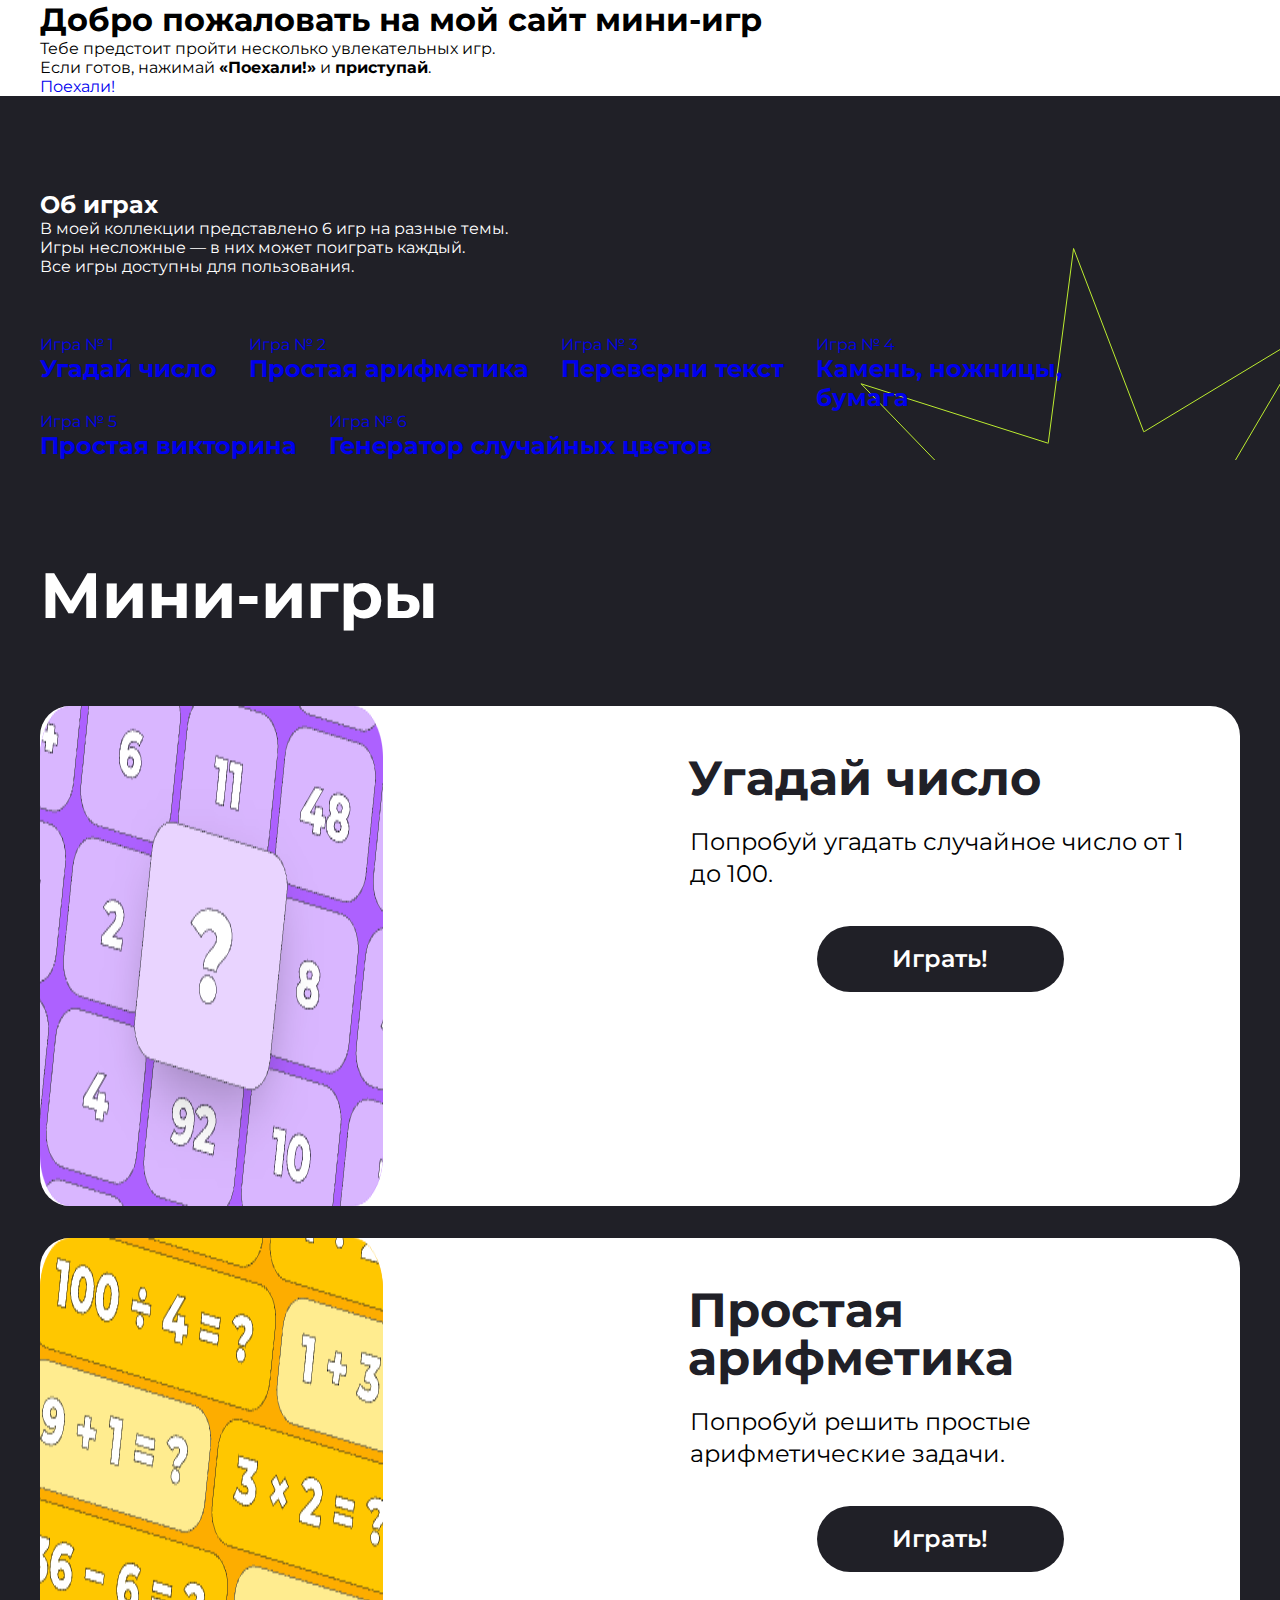
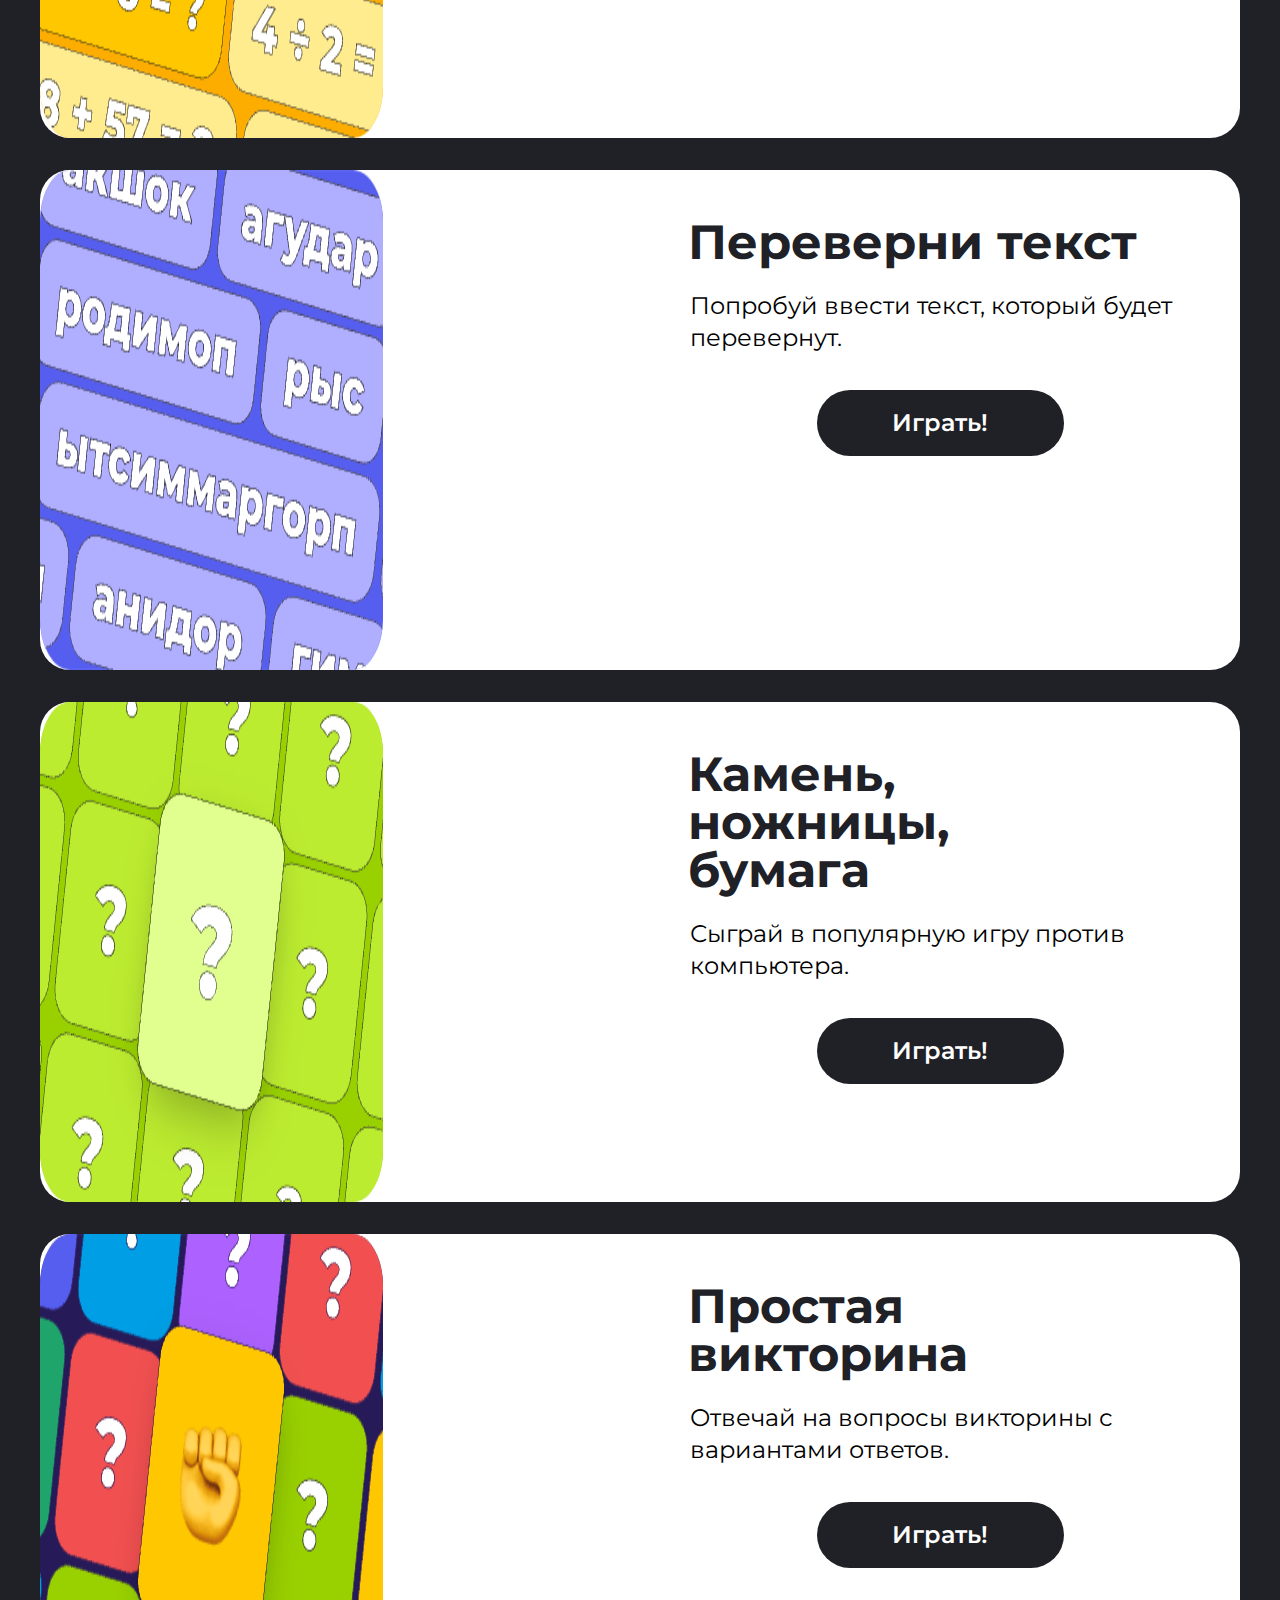
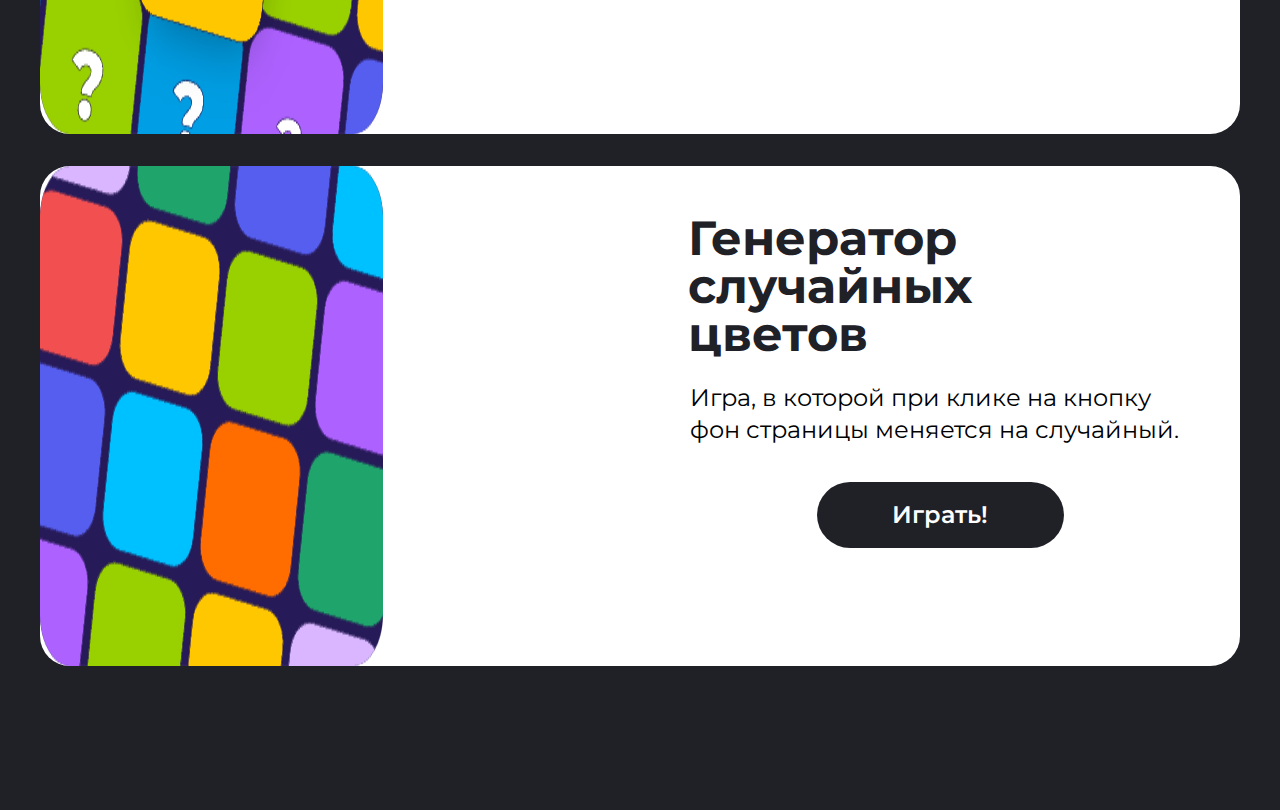
<file: index.html>
<!DOCTYPE html>
<html lang="en">
<head>
    <meta charset="UTF-8">
    <meta name="viewport" content="width=device-width, initial-scale=1.0">
    <title>Сайт с мини-играми</title>
    <link rel="stylesheet" href="style.css">
    <link rel="preconnect" href="https://fonts.googleapis.com">
    <link rel="preconnect" href="https://fonts.gstatic.com" crossorigin>
    <link href="https://fonts.googleapis.com/css2?family=Montserrat:wght@100..900&display=swap" rel="stylesheet">
</head>
<body>
    <div class="top center">
        <h1 class="top__heading">Добро пожаловать на мой сайт мини-игр</h1>
        <p class="top__description">Тебе предстоит пройти несколько увлекательных игр. <br>Если готов, нажимай <strong>«Поехали!»</strong> и <strong>приступай</strong>.</p>
        <a class="top__btn" href="#games">Поехали!</a>        
    </div>

    <section class="content center">
        <h2 id="games" class="top__heading"> Об играх</h2>
        <p class="top__description">В моей коллекции представлено 6 игр на разные темы. <br>Игры несложные — в них может поиграть каждый. <br>Все игры доступны для пользования.</p>
        
        <div class="game-container">

            <a class="content__link" href="#">
                <article class="game-box">
                <div class="game-one__product">
                    <p class="game__text">Игра № 1</p>
                    <h2 class="game__name">Угадай число</h2>
                </div>                               
                </article>
            </a>
            <a class="content__link" href="#">
                <article class="game-box game-box__two">
                <div class="game-two__product">
                    <p class="game__text">Игра № 2</p>
                    <h2 class="game__name">Простая арифметика</h2>
                </div>                               
                </article>
            </a>
            <a class="content__link" href="#">
                <article class="game-box">
                <div class="game-three__product">
                    <p class="game__text">Игра № 3</p>
                    <h2 class="game__name">Переверни текст</h2>
                </div>                               
                </article>
            </a>
            <a class="content__link" href="#">
                <article class="game-box">
                <div class="game-four__product">
                    <p class="game__text">Игра № 4</p>
                    <h2 class="game__name">Камень, ножницы, <br> бумага</h2>
                </div>                               
                </article>
            </a>
            <a class="content__link" href="#">
                <article class="game-box">
                <div class="game-five__product">
                    <p class="game__text">Игра № 5</p>
                    <h2 class="game__name">Простая викторина</h2>
                </div>                               
                </article>
            </a>
            <a class="content__link" href="#">
                <article class="game-box">
                <div class="game-six__product">
                    <p class="game__text">Игра № 6</p>
                    <h2 class="game__name">Генератор случайных цветов</h2>
                </div>                               
                </article>
            </a>               
        </div>    
    </section> 
    
    <div class="mini-game center">
        <h2 class="mini-game__heading" >Мини-игры</h2>

        <div class="mini-game__box">
            
            <article class="mini-game-box">
                <img class="mini-game__img" src="img/mobile-game-one.png" alt="Угадай число">
                <div class="mini-game__product">
                    <p class="mini-game__name mini-game__name_one">Угадай число</p>
                    <p class="mini-game__text mini-game__text_one">Попробуй угадать случайное число от 1 до 100.</p>
                    <button class="mini-game__btn">Играть!</button>
                </div>                               
            </article>
            <article class="mini-game-box">
                <img class="mini-game__img" src="img/mobile-game-two.png" alt="Простая арифметика">
                <div class="mini-game__product">
                    <p class="mini-game__name mini-game__name_two">Простая арифметика</p>
                    <p class="mini-game__text mini-game__text_one">Попробуй решить простые арифметические задачи.</p>
                    <button class="mini-game__btn">Играть!</button>
                </div>                               
            </article>
            <article class="mini-game-box">
                <img class="mini-game__img" src="img/mobile-game-three.png" alt="Переверни текст">
                <div class="mini-game__product">
                    <p class="mini-game__name mini-game__name_two">Переверни текст</p>
                    <p class="mini-game__text mini-game__text_one">Попробуй ввести текст, который будет перевернут.</p>
                    <button class="mini-game__btn">Играть!</button>
                </div>                               
            </article>
            <article class="mini-game-box">
                <img class="mini-game__img" src="img/mobile-game-four.png" alt="Камень">
                <div class="mini-game__product">
                    <p class="mini-game__name mini-game__name_three">Камень,<br>ножницы,<br>бумага</p>
                    <p class="mini-game__text mini-game__text_one">Сыграй в популярную игру против компьютера.</p>
                    <button class="mini-game__btn">Играть!</button>
                </div>                               
            </article>
            <article class="mini-game-box">
                <img class="mini-game__img" src="img/mobile-game-five.png" alt="Викторина">
                <div class="mini-game__product">
                    <p class="mini-game__name mini-game__name_two">Простая викторина</p>
                    <p class="mini-game__text mini-game__text_one">Отвечай на вопросы викторины с вариантами ответов.</p>
                    <button class="mini-game__btn">Играть!</button>
                </div>                               
            </article>
            <article class="mini-game-box">
                <img class="mini-game__img" src="img/mobile-game-six.png" alt="Генератор">
                <div class="mini-game__product">
                    <p class="mini-game__name mini-game__name_three">Генератор <br> случайных <br> цветов</p>
                    <p class="mini-game__text mini-game__text_two">Игра, в которой при клике на кнопку фон страницы меняется на случайный.</p>
                    <button class="mini-game__btn">Играть!</button>
                </div>                               
            </article>
        </div>
    </div>
   
</body>
</html>
</file>
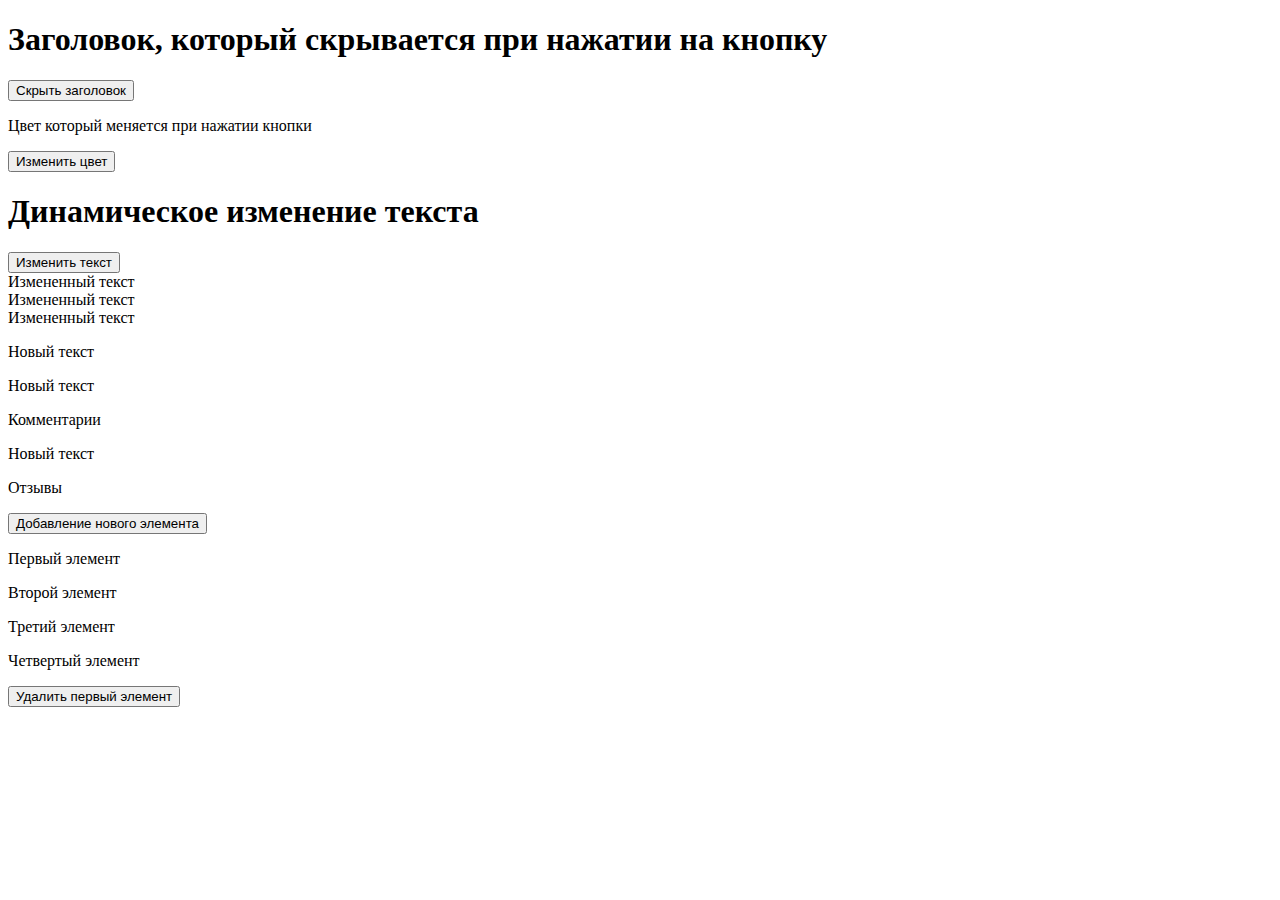
<file: hw9.html>
<!DOCTYPE html>
<html lang="en">

<head>
   <meta charset="UTF-8">
   <meta name="viewport" content="width=device-width, initial-scale=1.0">
   <title>Домашка</title>

   <style>
        .dztitle1 {
            display: none;
        }

        .dzcolor {
            color: black;
        }
      
        .dzcolor1 {
            color: blue;
        }
   </style>

</head>

<body>
   <h1 class="dztitle"> Заголовок, который скрывается при нажатии на кнопку</h1>   
   <button class="dzbtn"> Скрыть заголовок</button>

    
   <p class="dzcolor">Цвет который меняется при нажатии кнопки</p>
    <button class="dzbtncolor">Изменить цвет</button>

    
    <h1 class="dztext">Динамическое изменение текста</h1>
    <button class="dzbtntext">Изменить текст</button>

    
    <div class="description">Элемент 1</div>
    <div class="description">Элемент 2</div>
    <div class="description">Элемент 3</div>


    <p class="description1">Первый абзац</p>
    <p class="description1">Второй абзац</p>    
    <p class="comment">Комментарии</p>
    <p class="description1">Третий абзац</p>
    <p class="review">Отзывы</p>


    <button class="newButton">Добавление нового элемента</button>


    <p class="description2">Первый элемент</p>
    <p class="description2">Второй элемент</p>
    <p class="descr">Третий элемент</p>
    <p class="description2">Четвертый элемент</p>
    <button class="delButton">Удалить первый элемент</button>


   <script>
        //Задание 1
        const dztitleEl = document.querySelector(".dztitle"); 
        const dzbtnEl = document.querySelector(".dzbtn");

        dzbtnEl.addEventListener("click", function () {
            dztitleEl.classList.toggle("dztitle1"); 
        });

        //Задание 2
        const dzcolorEl = document.querySelector(".dzcolor"); 
        const dzbtncolorEl = document.querySelector(".dzbtncolor");

        dzbtncolorEl.addEventListener("click", function () {
            dzcolorEl.classList.add("dzcolor1");
        });

        //Задание 3
        const dztextEl = document.querySelector(".dztext"); 
        const dzbtntextEl = document.querySelector(".dzbtntext");

        dzbtntextEl.addEventListener("click", function () {
            dztextEl.textContent = "Привет, мир!";
        });

        //Задание 4
        const allDescription = document.querySelectorAll('.description');

        allDescription.forEach(description => {
            description.textContent = 'Измененный текст';
        });
 
        //Задание 5
        const allDescription1 = document.querySelectorAll('.description1');

        allDescription1.forEach(description => {
            description.textContent = "Новый текст";
        });

        //Задание 6
        const newButtonEl = document.querySelector(".newButton")
        
        newButtonEl.addEventListener("click", function () {
            const newParagraphEl = document.createElement("p");
            newParagraphEl.textContent = "Новый абзац";
            document.body.appendChild(newParagraphEl);
        });

        //Задание 7
        const delButtonEl = document.querySelector(".delButton")

        delButtonEl.addEventListener("click", function () {
            const description2 = document.querySelector(".description2");
            description2.remove();
        });

   </script>
</body>

</html>
</file>
<file: style.css>
* {
  margin: 0;
  padding: 0;
}

.center {
  padding-left: calc(50% - 600px);
  padding-right: calc(50% - 600px);
}

a {
  text-decoration: none;
}

body {
  font-family: "Montserrat", sans-serif;
  font-optical-sizing: auto;
  font-weight: normal;
  font-style: normal;
}

.header {
  height: 603px;
  background: rgb(225, 255, 143);
  background-image: url(img/big_star.svg), url(img/Star_right.svg), url(img/Star_right-top.svg), url(img/Star_left_top.svg), url(img/star_left.svg);
  background-position: calc(100% - 0px), calc(0% + 63px) 94px, calc(0% + 156px) 69px, calc(100% - 344px) 568px, calc(100% - 455px) 538px;
  background-repeat: no-repeat;
  padding-top: 196px;
  display: flex;
  flex-direction: column;
  gap: 24px;
}
.header__title {
  font-size: 64px;
  font-weight: 700;
  line-height: 78px;
}
.header__description {
  font-size: 24px;
  font-weight: 400;
  line-height: 32px;
  margin-top: 24px;
}
.header__button {
  width: 247px;
  height: 66px;
  padding: 16px 28px 16px 28px;
  margin-top: 48px;
  box-sizing: border-box;
  border: none;
  border-radius: 60px;
  background: rgb(32, 32, 39);
  color: rgb(255, 255, 255);
  font-size: 24px;
  font-weight: 600;
  line-height: 29px;
  text-align: center;
  text-decoration: none;
  transition: 1.5s;
}
.header__button:hover {
  background: #FFF;
  color: #000;
  cursor: pointer;
}

.game-container {
  display: flex;
  flex-direction: row;
  flex-wrap: wrap;
  column-gap: 32px;
  margin-top: 59px;
}

.content {
  background-color: rgb(32, 32, 39);
  width: auto;
  background-image: url(img/Star\ 12.svg), url(img/Star\ 11.svg), url(img/Star\ 12mini.svg);
  background-repeat: no-repeat;
  background-position: calc(100% + 10px) 150px, calc(0% + 25px) 770px, calc(0% + 40px) 820px;
  color: white;
  padding-top: 94px;
}
.content__title {
  font-size: 64px;
  font-weight: 700;
  line-height: 100%;
  letter-spacing: 0px;
  text-align: left;
}
.content__description {
  font-size: 24px;
  font-weight: 400;
  line-height: 32px;
  margin-top: 24px;
}

.content__link {
  text-decoration: none;
  display: inline-block;
  transform: scale(1);
}

.content__link:hover {
  transform: scale(1.1);
  cursor: pointer;
}

.game-card__content1 {
  background-image: url(img/game-one.png);
  background-repeat: no-repeat;
  background-color: white;
  border-radius: 30px;
  min-height: 404px;
  color: black;
  display: flex;
  flex-direction: column;
  justify-content: flex-end;
  gap: 16px;
  margin: 10px 0px;
  padding: 32px 32px 36px 32px;
}

.game-card__number {
  border-radius: 52.58px;
  background-color: rgb(247, 247, 247);
  width: 108px;
  height: 36px;
  display: flex;
  flex-direction: row;
  justify-content: center;
  align-items: center;
  color: black;
}

.game-card__title {
  color: rgb(32, 32, 39);
  font-size: 32px;
  font-weight: 700;
  line-height: 39px;
  letter-spacing: 0px;
  text-align: left;
  width: 314px;
}

.game-card--type2 {
  margin-top: 11px;
  background-color: white;
  border-radius: 30px;
  min-width: 378px;
}

.game-card__content2 {
  background-image: url(img/game-two.png);
  background-repeat: no-repeat;
  border-radius: 30px;
  box-shadow: 0px 12.61px 42.25px -7.57px rgba(0, 0, 0, 0.13);
  background-color: rgb(255, 255, 255);
  height: 445px;
  display: flex;
  flex-direction: column;
  justify-content: flex-end;
  align-items: flex-start;
  gap: 18px;
  padding: 32px 32px 36px 32px;
}

.game-card__content3 {
  background-image: url(img/game-three.png);
  background-repeat: no-repeat;
  background-color: white;
  border-radius: 30px;
  min-height: 404px;
  color: black;
  display: flex;
  flex-direction: column;
  justify-content: flex-end;
  gap: 16px;
  margin: 10px 0px;
  padding: 32px 32px 36px 32px;
}

.game-card__content4 {
  background-image: url(img/game-four.png);
  background-repeat: no-repeat;
  background-color: white;
  display: flex;
  flex-direction: column;
  justify-content: flex-end;
  align-items: flex-start;
  gap: 14px;
  padding: 32px 32px 36px 32px;
  height: 490px;
  border-radius: 30px;
  max-width: 314px;
  width: 100%;
}

.game-card__content5 {
  background-image: url(img/game-five.png);
  max-width: 314px;
  width: 100%;
  background-repeat: no-repeat;
  background-color: white;
  border-radius: 30px;
  min-height: 455px;
  color: black;
  display: flex;
  flex-direction: column;
  justify-content: flex-end;
  gap: 16px;
  margin: 10px 0px;
  padding: 32px 32px 36px 32px;
  margin-top: 33px;
}

.game-card__content6 {
  background-image: url(img/game-six.png);
  background-repeat: no-repeat;
  background-color: white;
  display: flex;
  flex-direction: column;
  justify-content: flex-end;
  align-items: flex-start;
  gap: 14px;
  padding: 32px 32px 36px 32px;
  height: 490px;
  border-radius: 30px;
  max-width: 314px;
  width: 100%;
}

.mini-game {
  position: relative;
  background-color: #202027;
  width: auto;
  padding-bottom: 144px;
}
.mini-game__heading {
  font-size: 64px;
  font-weight: 700;
  line-height: 78px;
  color: #FFFFFF;
  text-align: left;
  padding-top: 96px;
  padding-bottom: 72px;
}
.mini-game__box {
  display: flex;
  flex-direction: column;
  gap: 32px;
}
.mini-game-box {
  width: auto;
  min-height: 500px;
  background-color: white;
  border-radius: 30px;
  display: flex;
  flex-direction: row;
  justify-content: space-between;
}
.mini-game__product {
  display: flex;
  flex-direction: column;
  justify-content: flex-start;
  align-items: center;
  padding: 48px;
  gap: 24px;
}
.mini-game__img {
  width: auto;
  border-radius: 30px;
}
.mini-game__name {
  color: rgb(32, 32, 39);
  width: 504px;
  font-size: 48px;
  font-weight: 700;
  line-height: 100%;
  text-align: left;
}
.mini-game__text {
  font-size: 24px;
  font-weight: 400;
  line-height: 32px;
  width: 500px;
}
.mini-game__btn {
  width: 247px;
  height: 66px;
  border: none;
  border-radius: 60px;
  background: rgb(32, 32, 39);
  font-family: inherit;
  color: white;
  font-size: 24px;
  font-weight: 600;
  line-height: 141.69%;
  margin-top: 12px;
  transition: 1.5s;
  cursor: pointer;
}
.mini-game__btn:hover {
  background: #FFF;
  color: #000;
  border: 0.5px solid #000;
}

.footer {
  display: flex;
  flex-direction: row;
  align-items: center;
  justify-content: center;
  width: 100%;
  height: 150px;
  background: rgb(189, 237, 53);
}
.footer__title {
  width: 285px;
  height: 29px;
  font-size: 24px;
  font-weight: 600;
  line-height: 100%;
}

@media (min-width: 375px) and (max-width: 1024px) {
  .center {
    padding-left: 16px;
    padding-right: 16px;
  }
  .header {
    display: flex;
    flex-direction: column;
    align-items: center;
    gap: 24px;
    background-image: url(img/big_star_mobile.svg), url(img/small-star.svg), url(img/small_star_mobile.svg), url(img/Star-top_mobile.svg), url(img/Star-bottom_mobile.svg);
    background-repeat: no-repeat;
    background-position: calc(100% - 0px) 0px, calc(0% + 37px) 97px, calc(0% + 91px) 64px, calc(100% - 34px) 580px, calc(100% - 86px) 557px;
  }
  .header__title {
    font-size: 40px;
    font-weight: 700;
    line-height: 49px;
    text-align: center;
  }
  .header__description {
    height: 60px;
    font-size: 16px;
    font-weight: 400;
    line-height: 20px;
    text-align: center;
  }
  .header__button {
    width: 285px;
    height: 55px;
    font-size: 16px;
    font-weight: 600;
    line-height: 141.69%;
    margin-top: 12px;
  }
  .content {
    display: none;
  }
  .mini-game {
    display: flex;
    flex-direction: column;
    background-color: rgb(32, 32, 39);
    width: auto;
    min-height: 3740px;
    color: white;
    align-items: center;
    padding-bottom: 10px;
  }
  .mini-game__heading {
    font-size: 40px;
    font-weight: 700;
    padding-left: 50px;
    padding-top: 48px;
    padding-bottom: 48px;
  }
  .mini-game__box {
    gap: 24px;
  }
  .mini-game-box {
    width: 100%;
    display: flex;
    flex-direction: column;
    box-sizing: border-box;
    border-radius: 30px;
  }
  .mini-game-box_start {
    display: flex;
    flex-direction: column-reverse;
  }
  .mini-game__product {
    display: flex;
    flex-direction: column;
    display: flex;
    box-sizing: border-box;
    gap: 16px;
    width: 100%;
    padding: 29px 29px 32px 29px;
  }
  .mini-game__img {
    width: 100%;
    border-radius: 30px;
  }
  .mini-game__name {
    display: block;
    color: rgb(32, 32, 39);
    width: 285px;
    font-size: 32px;
    font-weight: 700;
    line-height: 39px;
  }
  .mini-game__name_one {
    height: 39px;
  }
  .mini-game__name_two {
    height: 78px;
  }
  .mini-game__name_three {
    height: 117px;
  }
  .mini-game__text {
    display: block;
    color: rgb(32, 32, 39);
    width: 285px;
    height: 40px;
    font-size: 16px;
    font-weight: 400;
    line-height: 20px;
  }
  .mini-game__text_one {
    height: 40px;
  }
  .mini-game__text_two {
    height: 60px;
  }
  .mini-game__btn {
    width: 285px;
    height: 55px;
    font-size: 16px;
    font-weight: 600;
    line-height: 141.69%;
    box-sizing: border-box;
    border: 1px solid rgb(32, 32, 39);
    border-radius: 60px;
    background: rgb(32, 32, 39);
    color: rgb(255, 255, 255);
  }
  .footer {
    height: 100px;
  }
  .footer__title {
    width: 190px;
    height: 20px;
    font-size: 16px;
    font-weight: 600;
    line-height: 20px;
  }
}/*# sourceMappingURL=style.css.map */
</file>
